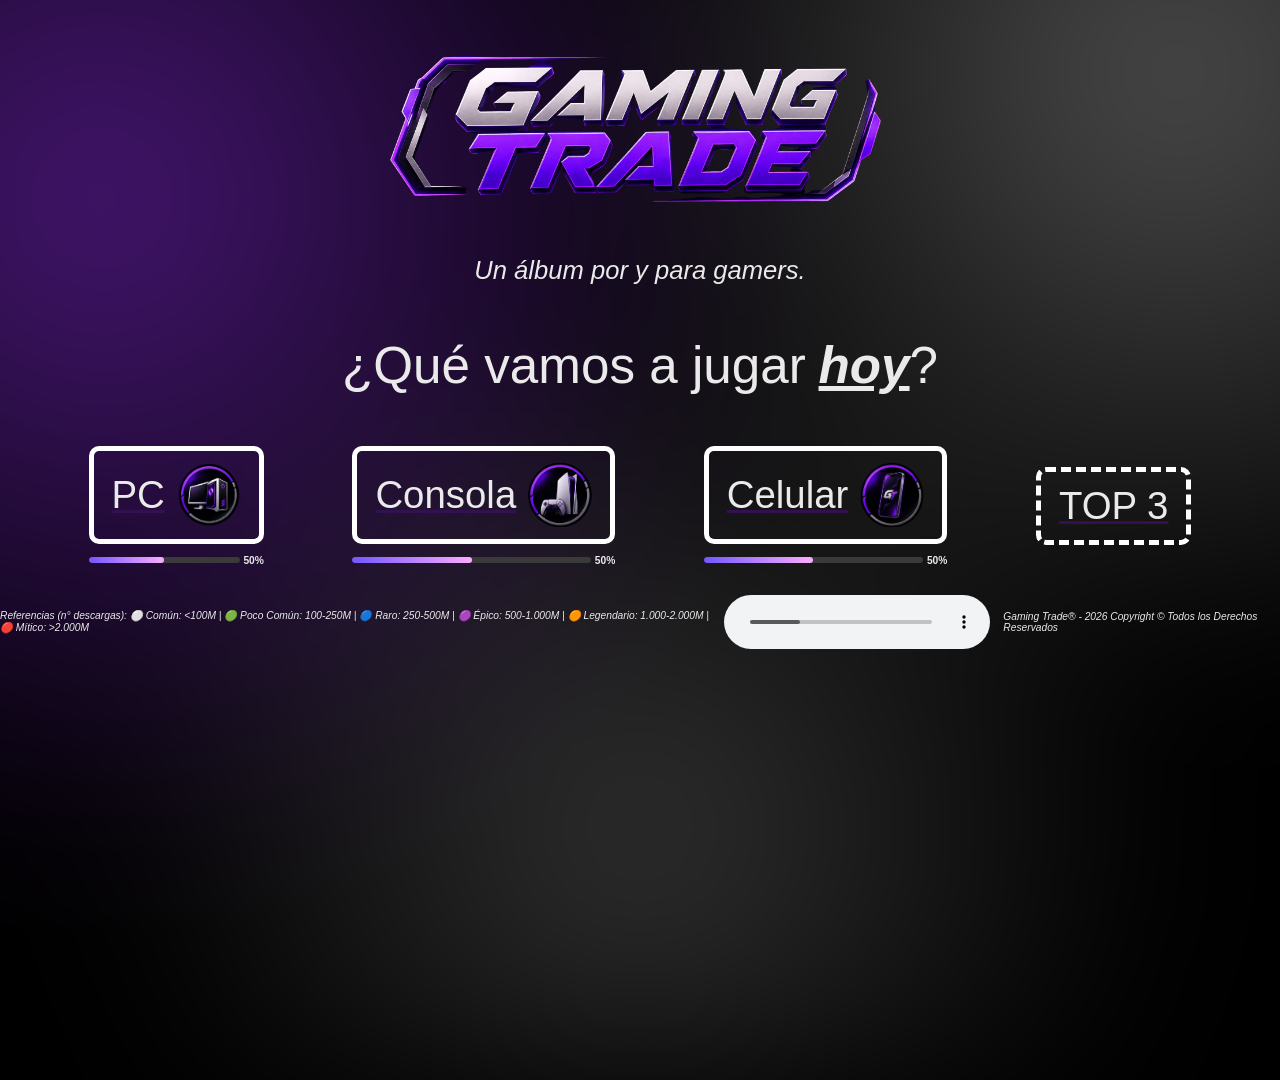
<file: index.html>
<!DOCTYPE html>
<html lang="es">
<head>
    <meta charset="UTF-8">
    <meta name="viewport" content="width=device-width, initial-scale=1.0">
    <title>Gaming Trade - Álbum de Videojuegos</title>
    <link rel="stylesheet" href="./css/styles.css">
</head>

<body>
    <header> <!-- Encabezado -->
        <img src="assets/imagenes/GT-horizontal.png" alt="Logo Gaming Trade Horizontal">
        <p class="eslogan">Un álbum por y para gamers.</p>
        <h1 class="pregunta">¿Qué vamos a jugar<span class="sub-neg-cur">hoy</span>?</h1>
    </header>

    <main>
        <nav> <!-- Navegación en Main -->
            <div class="categoria">
                <div class="boton">
                    <a href="./pc.html"><p>PC</p></a>
                    <img src="assets/iconos/pc.png" alt="Ícono PC" class="icono">
                </div>
                <div class="progreso">
                    <div class="barra">
                        <div class="relleno"></div>
                    </div>
                    <p>50%</p>
                </div>
            </div>

            <div class="categoria">
                <div class="boton">
                    <a href="./consola.html"><p>Consola</p></a>
                    <img src="assets/iconos/consola.png" alt="Ícono Consola" class="icono">
                </div>
                <div class="progreso">
                    <div class="barra">
                        <div class="relleno"></div>
                    </div>
                    <p>50%</p>
                </div>
            </div>

            <div class="categoria">
                <div class="boton">
                    <a href="./celular.html"><p>Celular</p></a>
                    <img src="assets/iconos/celular.png" alt="Ícono Celular" class="icono">
                </div>
                <div class="progreso">
                    <div class="barra">
                        <div class="relleno"></div>
                    </div>
                    <p>50%</p>
                </div>
            </div>

            <div class="boton top3">
                <a href="./top-3.html"><p>TOP 3</p></a>
            </div>
        </nav>
    </main>

    <footer> <!-- Pie de Pagina con Copyright, Musica y Referencias -->
        <p>Referencias (n° descargas): ⚪ Común: &lt;100M | 🟢 Poco Común: 100-250M | 🔵 Raro: 250-500M | 🟣 Épico: 500-1.000M | 🟠 Legendario:	1.000-2.000M | 🔴 Mítico: &gt;2.000M</p>
        <audio controls autoplay loop>
            <source src="./assets/sonidos/musica-tech.mp3" type="audio/mpeg">
            <source src="./assets/sonidos/musica-tech.ogg" type="audio/ogg">
            <source src="./assets/sonidos/musica-tech.wav" type="audio/wav">
        </audio>
        <p>Gaming Trade® - 2026 Copyright © Todos los Derechos Reservados</p>
    </footer>
</body>
</html>
</file>
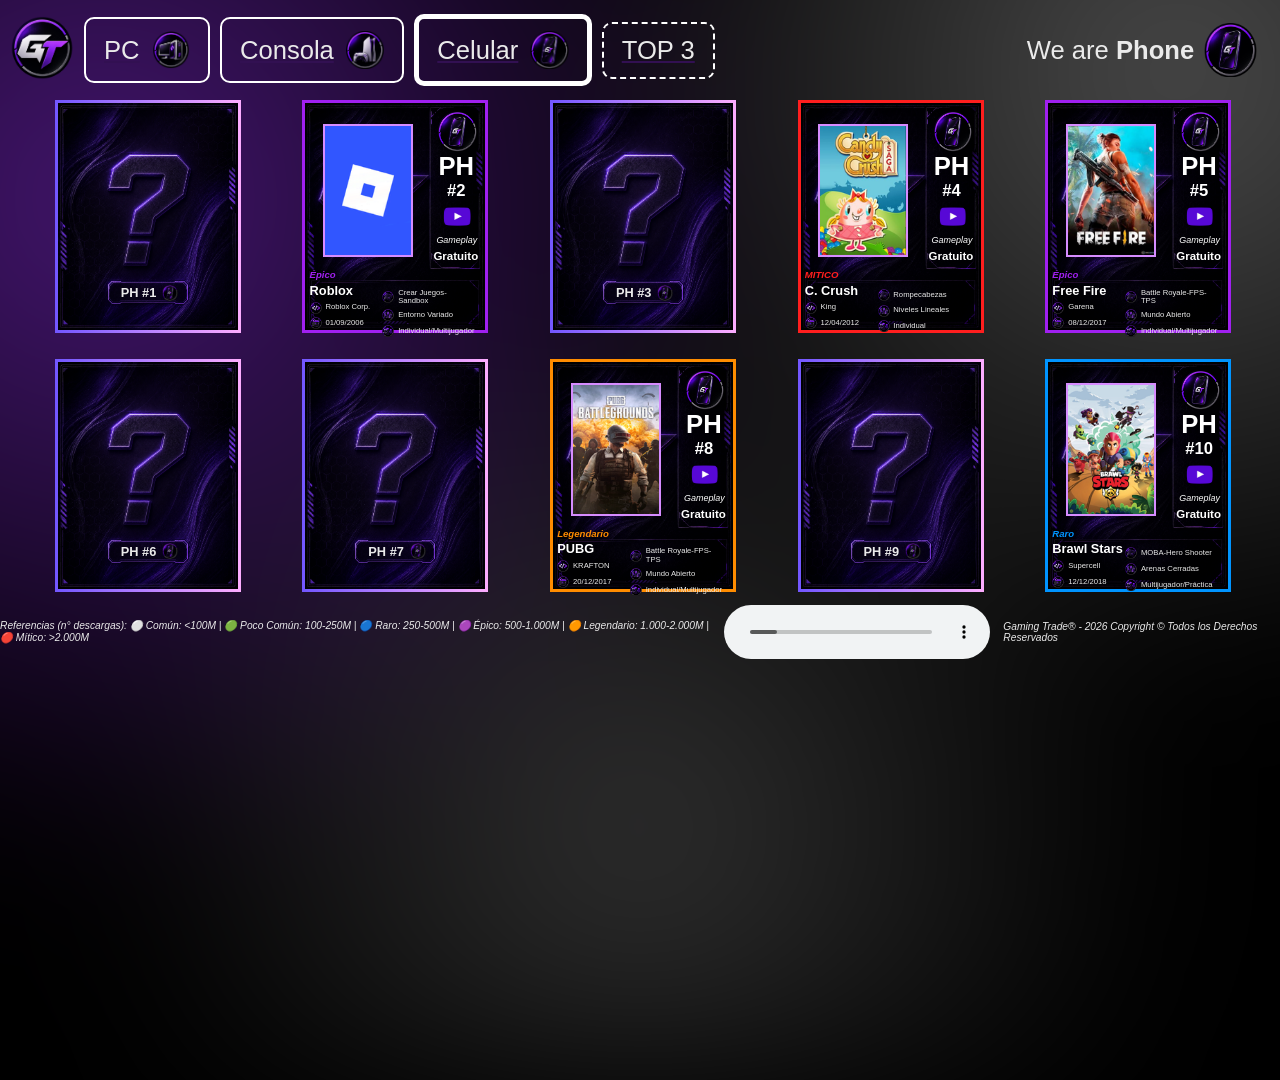
<file: celular.html>
<!DOCTYPE html>
<html lang="es">
<head>
    <meta charset="UTF-8">
    <meta name="viewport" content="width=device-width, initial-scale=1.0">
    <title>Gaming Trade - Celular</title>
    <link rel="stylesheet" href="./css/styles-cartas.css">
</head>

<body>
    <header> <!-- Encabezado y Navegación -->
        <nav>
            <a href="./index.html"><img src="./assets/iconos/GT.png" alt="Ícono Gaming Trade" class="logo"></a>
            <div class="boton">
                <a href="./pc.html"><p>PC</p></a>
                <img src="./assets/iconos/pc.png" alt="Ícono PC" class="icono">
            </div>

            <div class="boton">
                <a href="./consola.html"><p>Consola</p></a>
                <img src="./assets/iconos/consola.png" alt="Ícono Consola" class="icono">
            </div>

            <div class="boton seleccionado">
                <a href="./celular.html"><p>Celular</p></a>
                <img src="./assets/iconos/celular.png" alt="Ícono Celular" class="icono">
            </div>

            <div class="boton top3">
                <a href="./top-3.html"><p>TOP 3</p></a>
            </div>

            <div class="frase">
                <p>We are <strong>Phone</strong></p>
                <img src="./assets/iconos/celular.png" alt="Ícono PC">
            </div>
        </nav>

    </header>

    <main>
        <div class="fila"> <!-- Linea 1 de Cartas -->
            <div class="carta"> <!-- Carta Desconocida -->
                <img src="./assets/imagenes/no-encontrada.png" alt="Carta No Encontrada" class="fondo-desconocida">  
                <div class="info-carta">
                    <p>PH #1</p>
                    <img src="./assets/iconos/celular.png" alt="Ícono Celular" class="icono-pequeño">
                </div>
            </div>

            <div class="carta"> <!-- Carta Roblox -->
                <img src="./assets/imagenes/fondo-final.png" alt="Fondo de Carta" class="fondo-epico">
                <img src="./assets/imagenes/portadas/roblox.png" alt="Portada de Roblox" class="portada">

                <div class="info-derecha"> <!-- Información a la Derecha -->
                    <img src="./assets/iconos/celular.png" alt="Ícono Celular" class="icono-grande">
                    <p class="plataforma">PH</p>
                    <p class="numeracion">#2</p>
                    <a href="https://www.youtube.com/watch?v=QvWer1xEmOE" target="_blank"><img src="./assets/iconos/yt-morado.png" alt="Logo YouTube Morado" class="logo-yt"></a>
                    <p class="gameplay">Gameplay</p>
                    <p class="precio">Gratuito</p>
                </div>

                <div class="info-abajo"> <!-- Información Inferior -->
                    <p class="rareza-epico">Épico</p>
                    <h2 class="titulo">Roblox</h2> <!-- Subtítulo (h2) -->

                    <div class="datos">
                        <div class="columna-izq"> <!-- Columna Izquierda con Flexbox -->
                            <div class="dato">
                                <img src="./assets/iconos/desarrollador.png">
                                <span>Roblox Corp.</span>
                            </div>
                            <div class="dato">
                                <img src="./assets/iconos/fecha-salida.png">
                                <span>01/09/2006</span>
                            </div>
                        </div>

                        <div class="columna-der"> <!-- Columna Derecha con Flexbox -->
                            <div class="dato">
                                <img src="./assets/iconos/genero.png">
                                <span>Crear Juegos-Sandbox</span>
                            </div>
                            <div class="dato">
                                <img src="./assets/iconos/mapa-entorno.png">
                                <span>Entorno Variado</span>
                            </div>
                            <div class="dato">
                                <img src="./assets/iconos/modo-juego.png">
                                <span>Individual/Multijugador</span>
                            </div>
                        </div>
                    </div>
                </div>
            </div>

            <div class="carta"> <!-- Carta Desconocida -->
                <img src="./assets/imagenes/no-encontrada.png" alt="Carta No Encontrada" class="fondo-desconocida">  
                <div class="info-carta">
                    <p>PH #3</p>
                    <img src="./assets/iconos/celular.png" alt="Ícono Celular" class="icono-pequeño">
                </div>
            </div>

            <div class="carta"> <!-- Carta Candy Crush Saga -->
                <img src="./assets/imagenes/fondo-final.png" alt="Fondo de Carta" class="fondo-mitico">
                <img src="./assets/imagenes/portadas/candy-crush.png" alt="Portada de Candy Crush Saga" class="portada">

                <div class="info-derecha"> <!-- Información a la Derecha -->
                    <img src="./assets/iconos/celular.png" alt="Ícono Celular" class="icono-grande">
                    <p class="plataforma">PH</p>
                    <p class="numeracion">#4</p>
                    <a href="https://www.youtube.com/watch?v=d5Rf0An-jEg" target="_blank"><img src="./assets/iconos/yt-morado.png" alt="Logo YouTube Morado" class="logo-yt"></a>
                    <p class="gameplay">Gameplay</p>
                    <p class="precio">Gratuito</p>
                </div>

                <div class="info-abajo"> <!-- Información Inferior -->
                    <p class="rareza-mitico">MITICO</p>
                    <h2 class="titulo">C. Crush</h2> <!-- Subtítulo (h2) -->

                    <div class="datos">
                        <div class="columna-izq"> <!-- Columna Izquierda con Flexbox -->
                            <div class="dato">
                                <img src="./assets/iconos/desarrollador.png">
                                <span>King</span>
                            </div>
                            <div class="dato">
                                <img src="./assets/iconos/fecha-salida.png">
                                <span>12/04/2012</span>
                            </div>
                        </div>

                        <div class="columna-der"> <!-- Columna Derecha con Flexbox -->
                            <div class="dato">
                                <img src="./assets/iconos/genero.png">
                                <span>Rompecabezas</span>
                            </div>
                            <div class="dato">
                                <img src="./assets/iconos/mapa-entorno.png">
                                <span>Niveles Lineales</span>
                            </div>
                            <div class="dato">
                                <img src="./assets/iconos/modo-juego.png">
                                <span>Individual</span>
                            </div>
                        </div>
                    </div>
                </div>
            </div>
            
            <div class="carta"> <!-- Carta Free Fire -->
                <img src="./assets/imagenes/fondo-final.png" alt="Fondo de Carta" class="fondo-epico">
                <img src="./assets/imagenes/portadas/free-fire.png" alt="Portada de Free Fire" class="portada">

                <div class="info-derecha"> <!-- Información a la Derecha -->
                    <img src="./assets/iconos/celular.png" alt="Ícono Celular" class="icono-grande">
                    <p class="plataforma">PH</p>
                    <p class="numeracion">#5</p>
                    <a href="https://www.youtube.com/watch?v=f4h7Uw4DD80" target="_blank"><img src="./assets/iconos/yt-morado.png" alt="Logo YouTube Morado" class="logo-yt"></a>
                    <p class="gameplay">Gameplay</p>
                    <p class="precio">Gratuito</p>
                </div>

                <div class="info-abajo"> <!-- Información Inferior -->
                    <p class="rareza-epico">Épico</p>
                    <h2 class="titulo">Free Fire</h2> <!-- Subtítulo (h2) -->

                    <div class="datos">
                        <div class="columna-izq"> <!-- Columna Izquierda con Flexbox -->
                            <div class="dato">
                                <img src="./assets/iconos/desarrollador.png">
                                <span>Garena</span>
                            </div>
                            <div class="dato">
                                <img src="./assets/iconos/fecha-salida.png">
                                <span>08/12/2017</span>
                            </div>
                        </div>

                        <div class="columna-der"> <!-- Columna Derecha con Flexbox -->
                            <div class="dato">
                                <img src="./assets/iconos/genero.png">
                                <span>Battle Royale-FPS-TPS</span>
                            </div>
                            <div class="dato">
                                <img src="./assets/iconos/mapa-entorno.png">
                                <span>Mundo Abierto</span>
                            </div>
                            <div class="dato">
                                <img src="./assets/iconos/modo-juego.png">
                                <span>Individual/Multijugador</span>
                            </div>
                        </div>
                    </div>
                </div>
            </div>
        </div>

        <div class="fila">
            <div class="carta"> <!-- Carta Desconocida -->
                <img src="./assets/imagenes/no-encontrada.png" alt="Carta No Encontrada" class="fondo-desconocida">  
                <div class="info-carta">
                    <p>PH #6</p>
                    <img src="./assets/iconos/celular.png" alt="Ícono Celular" class="icono-pequeño">
                </div>
            </div>
            
            <div class="carta"> <!-- Carta Desconocida -->
                <img src="./assets/imagenes/no-encontrada.png" alt="Carta No Encontrada" class="fondo-desconocida">  
                <div class="info-carta">
                    <p>PH #7</p>
                    <img src="./assets/iconos/celular.png" alt="Ícono Celular" class="icono-pequeño">
                </div>
            </div>

            <div class="carta"> <!-- Carta PUBG: Battlegrounds -->
                <img src="./assets/imagenes/fondo-final.png" alt="Fondo de Carta" class="fondo-legendario">
                <img src="./assets/imagenes/portadas/pubg.png" alt="Portada de PUBG: Battlegrounds" class="portada">

                <div class="info-derecha"> <!-- Información a la Derecha -->
                    <img src="./assets/iconos/celular.png" alt="Ícono Celular" class="icono-grande">
                    <p class="plataforma">PH</p>
                    <p class="numeracion">#8</p>
                    <a href="https://www.youtube.com/watch?v=hkVGlSMjoSM" target="_blank"><img src="./assets/iconos/yt-morado.png" alt="Logo YouTube Morado" class="logo-yt"></a>
                    <p class="gameplay">Gameplay</p>
                    <p class="precio">Gratuito</p>
                </div>

                <div class="info-abajo"> <!-- Información Inferior -->
                    <p class="rareza-legendario">Legendario</p>
                    <h2 class="titulo">PUBG</h2> <!-- Subtítulo (h2) -->

                    <div class="datos">
                        <div class="columna-izq"> <!-- Columna Izquierda con Flexbox -->
                            <div class="dato">
                                <img src="./assets/iconos/desarrollador.png">
                                <span>KRAFTON</span>
                            </div>
                            <div class="dato">
                                <img src="./assets/iconos/fecha-salida.png">
                                <span>20/12/2017</span>
                            </div>
                        </div>

                        <div class="columna-der"> <!-- Columna Derecha con Flexbox -->
                            <div class="dato">
                                <img src="./assets/iconos/genero.png">
                                <span>Battle Royale-FPS-TPS</span>
                            </div>
                            <div class="dato">
                                <img src="./assets/iconos/mapa-entorno.png">
                                <span>Mundo Abierto</span>
                            </div>
                            <div class="dato">
                                <img src="./assets/iconos/modo-juego.png">
                                <span>Individual/Multijugador</span>
                            </div>
                        </div>
                    </div>
                </div>
            </div>

            <div class="carta"> <!-- Carta Desconocida -->
                <img src="./assets/imagenes/no-encontrada.png" alt="Carta No Encontrada" class="fondo-desconocida">  
                <div class="info-carta">
                    <p>PH #9</p>
                    <img src="./assets/iconos/celular.png" alt="Ícono Celular" class="icono-pequeño">
                </div>
            </div>

            <div class="carta"> <!-- Carta de Brawl Stars -->
                <img src="./assets/imagenes/fondo-final.png" alt="Fondo de Carta" class="fondo-raro">
                <img src="./assets/imagenes/portadas/brawl-stars.png" alt="Portada de Brawl Stars" class="portada">

                <div class="info-derecha"> <!-- Información a la Derecha -->
                    <img src="./assets/iconos/celular.png" alt="Ícono Celular" class="icono-grande">
                    <p class="plataforma">PH</p>
                    <p class="numeracion">#10</p>
                    <a href="https://www.youtube.com/watch?v=8H81hOGMi2s" target="_blank"><img src="./assets/iconos/yt-morado.png" alt="Logo YouTube Morado" class="logo-yt"></a>
                    <p class="gameplay">Gameplay</p>
                    <p class="precio">Gratuito</p>
                </div>

                <div class="info-abajo"> <!-- Información Inferior -->
                    <p class="rareza-raro">Raro</p>
                    <h2 class="titulo">Brawl Stars</h2> <!-- Subtítulo (h2) -->

                    <div class="datos">
                        <div class="columna-izq"> <!-- Columna Izquierda con Flexbox -->
                            <div class="dato">
                                <img src="./assets/iconos/desarrollador.png">
                                <span>Supercell</span>
                            </div>
                            <div class="dato">
                                <img src="./assets/iconos/fecha-salida.png">
                                <span>12/12/2018</span>
                            </div>
                        </div>

                        <div class="columna-der"> <!-- Columna Derecha con Flexbox -->
                            <div class="dato">
                                <img src="./assets/iconos/genero.png">
                                <span>MOBA-Hero Shooter</span>
                            </div>
                            <div class="dato">
                                <img src="./assets/iconos/mapa-entorno.png">
                                <span>Arenas Cerradas</span>
                            </div>
                            <div class="dato">
                                <img src="./assets/iconos/modo-juego.png">
                                <span>Multijugador/Práctica</span>
                            </div>
                        </div>
                    </div>
                </div>
            </div>
        </div>
    </main>

    <footer> <!-- Pie de Pagina con Copyright, Musica y Referencias -->
        <p>Referencias (n° descargas): ⚪ Común: &lt;100M | 🟢 Poco Común: 100-250M | 🔵 Raro: 250-500M | 🟣 Épico: 500-1.000M | 🟠 Legendario:	1.000-2.000M | 🔴 Mítico: &gt;2.000M</p>
        <audio controls autoplay loop>
            <source src="./assets/sonidos/musica-tech.mp3" type="audio/mpeg">
            <source src="./assets/sonidos/musica-tech.ogg" type="audio/ogg">
            <source src="./assets/sonidos/musica-tech.wav" type="audio/wav">
        </audio>
        <p>Gaming Trade® - 2026 Copyright © Todos los Derechos Reservados</p>
    </footer>
</body>
</html>
</file>
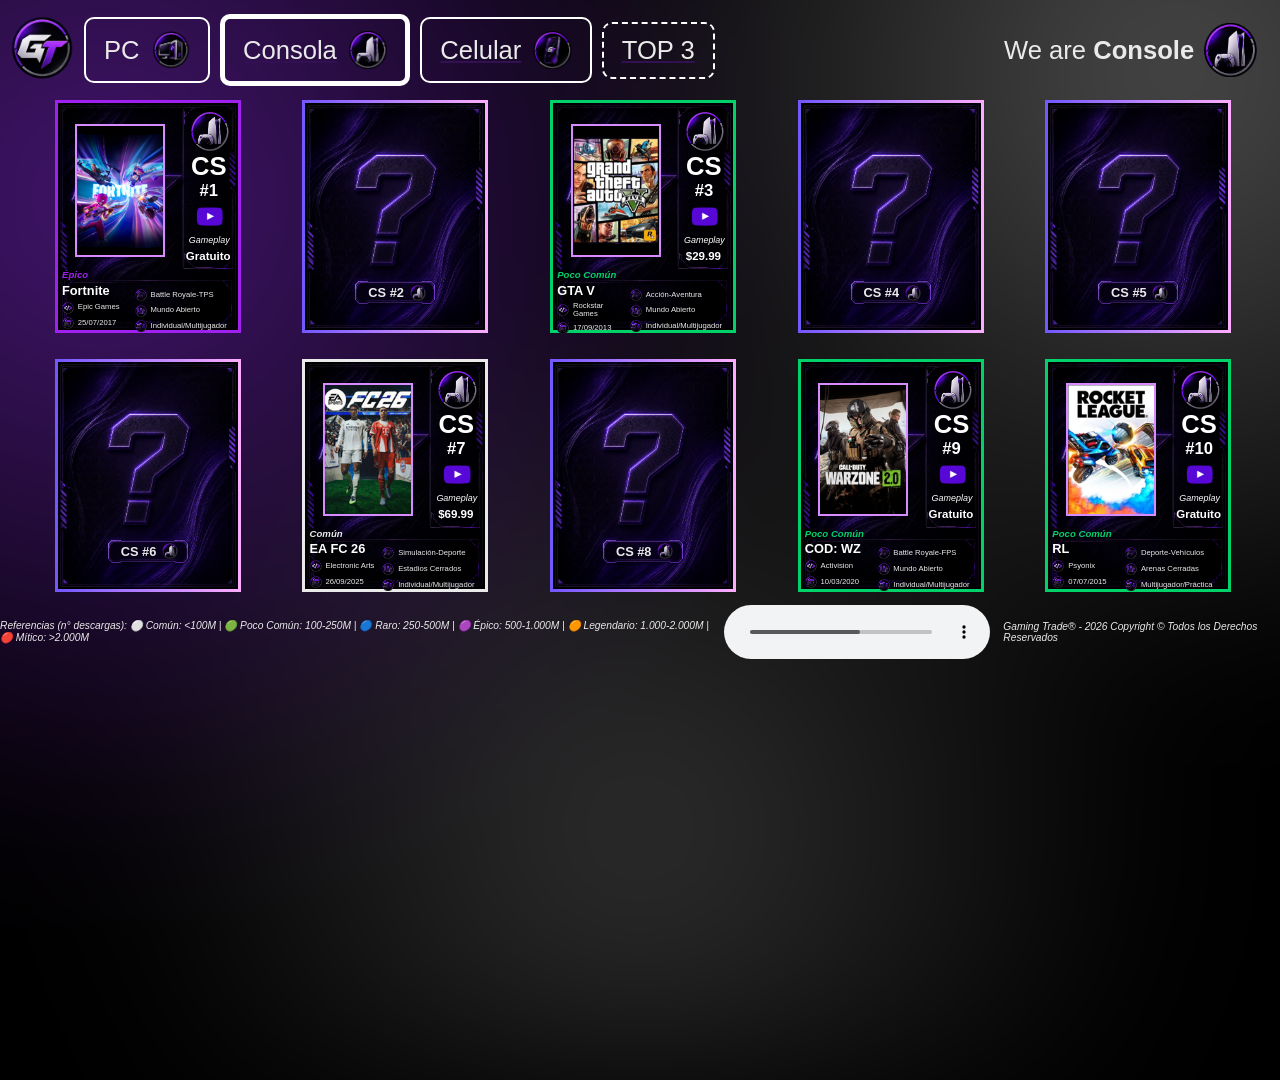
<file: consola.html>
<!DOCTYPE html>
<html lang="es">
<head>
    <meta charset="UTF-8">
    <meta name="viewport" content="width=device-width, initial-scale=1.0">
    <title>Gaming Trade - Consola</title>
    <link rel="stylesheet" href="./css/styles-cartas.css">
</head>

<body>
    <header> <!-- Encabezado y Navegación -->
        <nav>
            <a href="./index.html"><img src="./assets/iconos/GT.png" alt="Ícono Gaming Trade" class="logo"></a>
            <div class="boton">
                <a href="./pc.html"><p>PC</p></a>
                <img src="./assets/iconos/pc.png" alt="Ícono PC" class="icono">
            </div>

            <div class="boton seleccionado">
                <a href="./consola.html"><p>Consola</p></a>
                <img src="./assets/iconos/consola.png" alt="Ícono Consola" class="icono">
            </div>

            <div class="boton">
                <a href="./celular.html"><p>Celular</p></a>
                <img src="./assets/iconos/celular.png" alt="Ícono Celular" class="icono">
            </div>

            <div class="boton top3">
                <a href="./top-3.html"><p>TOP 3</p></a>
            </div>

            <div class="frase">
                <p>We are <strong>Console</strong></p>
                <img src="./assets/iconos/consola.png" alt="Ícono PC">
            </div>
        </nav>

    </header>

    <main>
        <div class="fila"> <!-- Linea 1 de Cartas -->
            <div class="carta"> <!-- Carta Fortnite -->
                <img src="./assets/imagenes/fondo-final.png" alt="Fondo de Carta" class="fondo-epico">
                <img src="./assets/imagenes/portadas/fortnite.png" alt="Portada de Fortnite" class="portada">

                <div class="info-derecha"> <!-- Información a la Derecha -->
                    <img src="./assets/iconos/consola.png" alt="Ícono Consola" class="icono-grande">
                    <p class="plataforma">CS</p>
                    <p class="numeracion">#1</p>
                    <a href="https://www.youtube.com/watch?v=bm6f8nM6fMI" target="_blank"><img src="./assets/iconos/yt-morado.png" alt="Logo YouTube Morado" class="logo-yt"></a>
                    <p class="gameplay">Gameplay</p>
                    <p class="precio">Gratuito</p>
                </div>

                <div class="info-abajo"> <!-- Información Inferior -->
                    <p class="rareza-epico">Épico</p>
                    <h2 class="titulo">Fortnite</h2> <!-- Subtítulo (h2) -->

                    <div class="datos">
                        <div class="columna-izq"> <!-- Columna Izquierda con Flexbox -->
                            <div class="dato">
                                <img src="./assets/iconos/desarrollador.png">
                                <span>Epic Games</span>
                            </div>
                            <div class="dato">
                                <img src="./assets/iconos/fecha-salida.png">
                                <span>25/07/2017</span>
                            </div>
                        </div>

                        <div class="columna-der"> <!-- Columna Derecha con Flexbox -->
                            <div class="dato">
                                <img src="./assets/iconos/genero.png">
                                <span>Battle Royale-TPS</span>
                            </div>
                            <div class="dato">
                                <img src="./assets/iconos/mapa-entorno.png">
                                <span>Mundo Abierto</span>
                            </div>
                            <div class="dato">
                                <img src="./assets/iconos/modo-juego.png">
                                <span>Individual/Multijugador</span>
                            </div>
                        </div>
                    </div>
                </div>
            </div>

            <div class="carta"> <!-- Carta Desconocida -->
                <img src="./assets/imagenes/no-encontrada.png" alt="Carta No Encontrada" class="fondo-desconocida">  
                <div class="info-carta">
                    <p>CS #2</p>
                    <img src="./assets/iconos/consola.png" alt="Ícono Consola" class="icono-pequeño">
                </div>
            </div>

            <div class="carta"> <!-- Carta GTA V -->
                <img src="./assets/imagenes/fondo-final.png" alt="Fondo de Carta" class="fondo-poco-comun">
                <img src="./assets/imagenes/portadas/gta-v.png" alt="Portada de Grand Theft Auto V" class="portada">

                <div class="info-derecha"> <!-- Información a la Derecha -->
                    <img src="./assets/iconos/consola.png" alt="Ícono Consola" class="icono-grande">
                    <p class="plataforma">CS</p>
                    <p class="numeracion">#3</p>
                    <a href="https://www.youtube.com/watch?v=GpeNQnbDMtc" target="_blank"><img src="./assets/iconos/yt-morado.png" alt="Logo YouTube Morado" class="logo-yt"></a>
                    <p class="gameplay">Gameplay</p>
                    <p class="precio">$29.99</p>
                </div>

                <div class="info-abajo"> <!-- Información Inferior -->
                    <p class="rareza-poco-comun">Poco Común</p>
                    <h2 class="titulo">GTA V</h2> <!-- Subtítulo (h2) -->

                    <div class="datos">
                        <div class="columna-izq"> <!-- Columna Izquierda con Flexbox -->
                            <div class="dato">
                                <img src="./assets/iconos/desarrollador.png">
                                <span>Rockstar Games</span>
                            </div>
                            <div class="dato">
                                <img src="./assets/iconos/fecha-salida.png">
                                <span>17/09/2013</span>
                            </div>
                        </div>

                        <div class="columna-der"> <!-- Columna Derecha con Flexbox -->
                            <div class="dato">
                                <img src="./assets/iconos/genero.png">
                                <span>Acción-Aventura</span>
                            </div>
                            <div class="dato">
                                <img src="./assets/iconos/mapa-entorno.png">
                                <span>Mundo Abierto</span>
                            </div>
                            <div class="dato">
                                <img src="./assets/iconos/modo-juego.png">
                                <span>Individual/Multijugador</span>
                            </div>
                        </div>
                    </div>
                </div>
            </div>

            <div class="carta"> <!-- Carta Desconocida -->
                <img src="./assets/imagenes/no-encontrada.png" alt="Carta No Encontrada" class="fondo-desconocida">  
                <div class="info-carta">
                    <p>CS #4</p>
                    <img src="./assets/iconos/consola.png" alt="Ícono Consola" class="icono-pequeño">
                </div>
            </div>

            <div class="carta"> <!-- Carta Desconocida -->
                <img src="./assets/imagenes/no-encontrada.png" alt="Carta No Encontrada" class="fondo-desconocida">  
                <div class="info-carta">
                    <p>CS #5</p>
                    <img src="./assets/iconos/consola.png" alt="Ícono Consola" class="icono-pequeño">
                </div>
            </div>
        </div>

        <div class="fila">
            <div class="carta"> <!-- Carta Desconocida -->
                <img src="./assets/imagenes/no-encontrada.png" alt="Carta No Encontrada" class="fondo-desconocida">  
                <div class="info-carta">
                    <p>CS #6</p>
                    <img src="./assets/iconos/consola.png" alt="Ícono Consola" class="icono-pequeño">
                </div>
            </div>

            <div class="carta"> <!-- Carta EA FC 26 -->
                <img src="./assets/imagenes/fondo-final.png" alt="Fondo de Carta" class="fondo-comun">
                <img src="./assets/imagenes/portadas/fc-26.png" alt="Portada de EA Sports FC 26" class="portada">

                <div class="info-derecha"> <!-- Información a la Derecha -->
                    <img src="./assets/iconos/consola.png" alt="Ícono Consola" class="icono-grande">
                    <p class="plataforma">CS</p>
                    <p class="numeracion">#7</p>
                    <a href="https://www.youtube.com/watch?v=0DhlHlUX3eA" target="_blank"><img src="./assets/iconos/yt-morado.png" alt="Logo YouTube Morado" class="logo-yt"></a>
                    <p class="gameplay">Gameplay</p>
                    <p class="precio">$69.99</p>
                </div>

                <div class="info-abajo"> <!-- Información Inferior -->
                    <p class="rareza-comun">Común</p>
                    <h2 class="titulo">EA FC 26</h2> <!-- Subtítulo (h2) -->

                    <div class="datos">
                        <div class="columna-izq"> <!-- Columna Izquierda con Flexbox -->
                            <div class="dato">
                                <img src="./assets/iconos/desarrollador.png">
                                <span>Electronic Arts</span>
                            </div>
                            <div class="dato">
                                <img src="./assets/iconos/fecha-salida.png">
                                <span>26/09/2025</span>
                            </div>
                        </div>

                        <div class="columna-der"> <!-- Columna Derecha con Flexbox -->
                            <div class="dato">
                                <img src="./assets/iconos/genero.png">
                                <span>Simulación-Deporte</span>
                            </div>
                            <div class="dato">
                                <img src="./assets/iconos/mapa-entorno.png">
                                <span>Estadios Cerrados</span>
                            </div>
                            <div class="dato">
                                <img src="./assets/iconos/modo-juego.png">
                                <span>Individual/Multijugador</span>
                            </div>
                        </div>
                    </div>
                </div>
            </div>

            <div class="carta"> <!-- Carta Desconocida -->
                <img src="./assets/imagenes/no-encontrada.png" alt="Carta No Encontrada" class="fondo-desconocida">  
                <div class="info-carta">
                    <p>CS #8</p>
                    <img src="./assets/iconos/consola.png" alt="Ícono Consola" class="icono-pequeño">
                </div>
            </div>

            <div class="carta"> <!-- Carta Call of Duty: Warzone -->
                <img src="./assets/imagenes/fondo-final.png" alt="Fondo de Carta" class="fondo-poco-comun">
                <img src="./assets/imagenes/portadas/cod-warzone.png" alt="Portada de Call of Duty: Warzone" class="portada">

                <div class="info-derecha"> <!-- Información a la Derecha -->
                    <img src="./assets/iconos/consola.png" alt="Ícono Consola" class="icono-grande">
                    <p class="plataforma">CS</p>
                    <p class="numeracion">#9</p>
                    <a href="https://www.youtube.com/watch?v=Zj_SdusF7mQ" target="_blank"><img src="./assets/iconos/yt-morado.png" alt="Logo YouTube Morado" class="logo-yt"></a>
                    <p class="gameplay">Gameplay</p>
                    <p class="precio">Gratuito</p>
                </div>

                <div class="info-abajo"> <!-- Información Inferior -->
                    <p class="rareza-poco-comun">Poco Común</p>
                    <h2 class="titulo">COD: WZ</h2> <!-- Subtítulo (h2) -->

                    <div class="datos">
                        <div class="columna-izq"> <!-- Columna Izquierda con Flexbox -->
                            <div class="dato">
                                <img src="./assets/iconos/desarrollador.png">
                                <span>Activision</span>
                            </div>
                            <div class="dato">
                                <img src="./assets/iconos/fecha-salida.png">
                                <span>10/03/2020</span>
                            </div>
                        </div>

                        <div class="columna-der"> <!-- Columna Derecha con Flexbox -->
                            <div class="dato">
                                <img src="./assets/iconos/genero.png">
                                <span>Battle Royale-FPS</span>
                            </div>
                            <div class="dato">
                                <img src="./assets/iconos/mapa-entorno.png">
                                <span>Mundo Abierto</span>
                            </div>
                            <div class="dato">
                                <img src="./assets/iconos/modo-juego.png">
                                <span>Individual/Multijugador</span>
                            </div>
                        </div>
                    </div>
                </div>
            </div>

            <div class="carta"> <!-- Carta Rocket League -->
                <img src="./assets/imagenes/fondo-final.png" alt="Fondo de Carta" class="fondo-poco-comun">
                <img src="./assets/imagenes/portadas/rocket-league.png" alt="Portada de Rocket League" class="portada">

                <div class="info-derecha"> <!-- Información a la Derecha -->
                    <img src="./assets/iconos/consola.png" alt="Ícono Consola" class="icono-grande">
                    <p class="plataforma">CS</p>
                    <p class="numeracion">#10</p>
                    <a href="https://www.youtube.com/watch?v=BMqEUm3r1bs" target="_blank"><img src="./assets/iconos/yt-morado.png" alt="Logo YouTube Morado" class="logo-yt"></a>
                    <p class="gameplay">Gameplay</p>
                    <p class="precio">Gratuito</p>
                </div>

                <div class="info-abajo"> <!-- Información Inferior -->
                    <p class="rareza-poco-comun">Poco Común</p>
                    <h2 class="titulo">RL</h2> <!-- Subtítulo (h2) -->

                    <div class="datos">
                        <div class="columna-izq"> <!-- Columna Izquierda con Flexbox -->
                            <div class="dato">
                                <img src="./assets/iconos/desarrollador.png">
                                <span>Psyonix</span>
                            </div>
                            <div class="dato">
                                <img src="./assets/iconos/fecha-salida.png">
                                <span>07/07/2015</span>
                            </div>
                        </div>

                        <div class="columna-der"> <!-- Columna Derecha con Flexbox -->
                            <div class="dato">
                                <img src="./assets/iconos/genero.png">
                                <span>Deporte-Vehículos</span>
                            </div>
                            <div class="dato">
                                <img src="./assets/iconos/mapa-entorno.png">
                                <span>Arenas Cerradas</span>
                            </div>
                            <div class="dato">
                                <img src="./assets/iconos/modo-juego.png">
                                <span>Multijugador/Práctica</span>
                            </div>
                        </div>
                    </div>
                </div>
            </div>
        </div>
    </main>

    <footer> <!-- Pie de Pagina con Copyright, Musica y Referencias -->
        <p>Referencias (n° descargas): ⚪ Común: &lt;100M | 🟢 Poco Común: 100-250M | 🔵 Raro: 250-500M | 🟣 Épico: 500-1.000M | 🟠 Legendario:	1.000-2.000M | 🔴 Mítico: &gt;2.000M</p>
        <audio controls autoplay loop>
            <source src="./assets/sonidos/musica-tech.mp3" type="audio/mpeg">
            <source src="./assets/sonidos/musica-tech.ogg" type="audio/ogg">
            <source src="./assets/sonidos/musica-tech.wav" type="audio/wav">
        </audio>
        <p>Gaming Trade® - 2026 Copyright © Todos los Derechos Reservados</p>
    </footer>
</body>
</html>
</file>
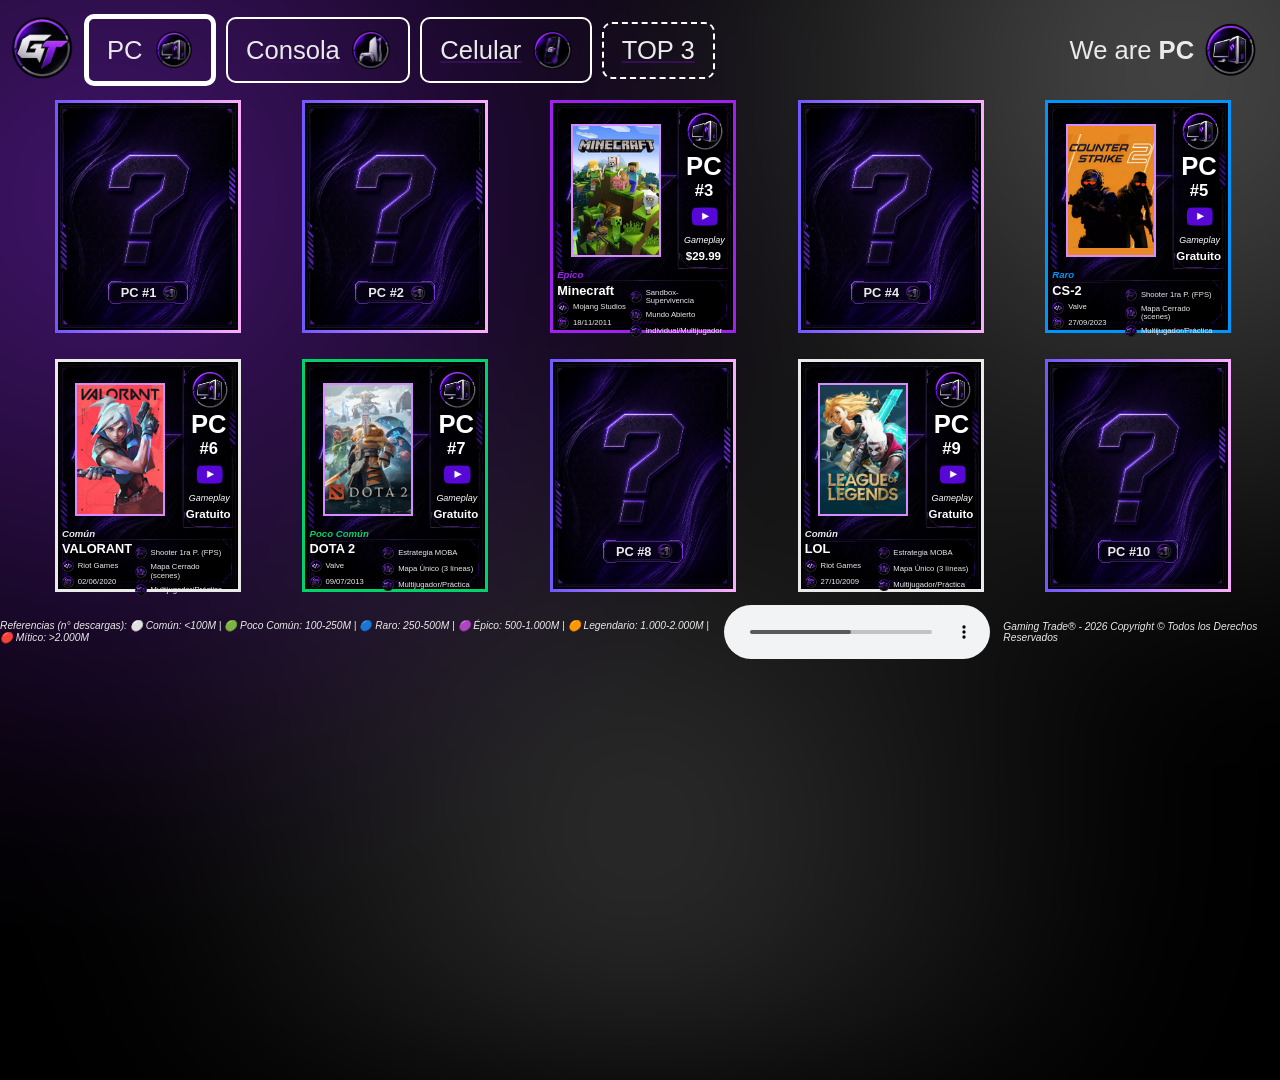
<file: pc.html>
<!DOCTYPE html>
<html lang="es">
<head>
    <meta charset="UTF-8">
    <meta name="viewport" content="width=device-width, initial-scale=1.0">
    <title>Gaming Trade - PC</title>
    <link rel="stylesheet" href="./css/styles-cartas.css">
</head>

<body>
    <header> <!-- Encabezado y Navegación -->
        <nav>
            <a href="./index.html"><img src="./assets/iconos/GT.png" alt="Ícono Gaming Trade" class="logo"></a>
            <div class="boton seleccionado">
                <a href="./pc.html"><p>PC</p></a>
                <img src="./assets/iconos/pc.png" alt="Ícono PC" class="icono">
            </div>

            <div class="boton">
                <a href="./consola.html"><p>Consola</p></a>
                <img src="./assets/iconos/consola.png" alt="Ícono Consola" class="icono">
            </div>

            <div class="boton">
                <a href="./celular.html"><p>Celular</p></a>
                <img src="./assets/iconos/celular.png" alt="Ícono Celular" class="icono">
            </div>

            <div class="boton top3">
                <a href="./top-3.html"><p>TOP 3</p></a>
            </div>

            <div class="frase">
                <p>We are <strong>PC</strong></p>
                <img src="./assets/iconos/pc.png" alt="Ícono PC">
            </div>
        </nav>

    </header>

    <main>
        <div class="fila"> <!-- Linea 1 de Cartas -->
            <div class="carta"> <!-- Carta Desconocida -->
                <img src="./assets/imagenes/no-encontrada.png" alt="Carta No Encontrada" class="fondo-desconocida">  
                <div class="info-carta">
                    <p>PC #1</p>
                    <img src="./assets/iconos/pc.png" alt="Ícono PC" class="icono-pequeño">
                </div>
            </div>

            <div class="carta"> <!-- Carta Desconocida -->
                <img src="./assets/imagenes/no-encontrada.png" alt="Carta No Encontrada" class="fondo-desconocida">  
                <div class="info-carta">
                    <p>PC #2</p>
                    <img src="./assets/iconos/pc.png" alt="Ícono PC" class="icono-pequeño">
                </div>
            </div>

            <div class="carta"> <!-- Carta Minecraft -->
                <img src="./assets/imagenes/fondo-final.png" alt="Fondo de Carta" class="fondo-epico">
                <img src="./assets/imagenes/portadas/minecraft.png" alt="Portada de Minecraft" class="portada">

                <div class="info-derecha"> <!-- Información a la Derecha -->
                    <img src="./assets/iconos/pc.png" alt="Ícono PC" class="icono-grande">
                    <p class="plataforma">PC</p>
                    <p class="numeracion">#3</p>
                    <a href="https://www.youtube.com/watch?v=mxHIFijxTZY" target="_blank"><img src="./assets/iconos/yt-morado.png" alt="Logo YouTube Morado" class="logo-yt"></a>
                    <p class="gameplay">Gameplay</p>
                    <p class="precio">$29.99</p>
                </div>

                <div class="info-abajo"> <!-- Información Inferior -->
                    <p class="rareza-epico">Épico</p>
                    <h2 class="titulo">Minecraft</h2> <!-- Subtítulo (h2) -->

                    <div class="datos">
                        <div class="columna-izq"> <!-- Columna Izquierda con Flexbox -->
                            <div class="dato">
                                <img src="./assets/iconos/desarrollador.png">
                                <span>Mojang Studios</span>
                            </div>
                            <div class="dato">
                                <img src="./assets/iconos/fecha-salida.png">
                                <span>18/11/2011</span>
                            </div>
                        </div>

                        <div class="columna-der"> <!-- Columna Derecha con Flexbox -->
                            <div class="dato">
                                <img src="./assets/iconos/genero.png">
                                <span>Sandbox-Supervivencia</span>
                            </div>
                            <div class="dato">
                                <img src="./assets/iconos/mapa-entorno.png">
                                <span>Mundo Abierto</span>
                            </div>
                            <div class="dato">
                                <img src="./assets/iconos/modo-juego.png">
                                <span>Individual/Multijugador</span>
                            </div>
                        </div>
                    </div>
                </div>
            </div>

            <div class="carta"> <!-- Carta Desconocida -->
                <img src="./assets/imagenes/no-encontrada.png" alt="Carta No Encontrada" class="fondo-desconocida">  
                <div class="info-carta">
                    <p>PC #4</p>
                    <img src="./assets/iconos/pc.png" alt="Ícono PC" class="icono-pequeño">
                </div>
            </div>

            <div class="carta"> <!-- Carta CS2 -->
                <img src="./assets/imagenes/fondo-final.png" alt="Fondo de Carta" class="fondo-raro">
                <img src="./assets/imagenes/portadas/cs-2.png" alt="Portada de Counter-Strike 2" class="portada">

                <div class="info-derecha"> <!-- Información a la Derecha -->
                    <img src="./assets/iconos/pc.png" alt="Ícono PC" class="icono-grande">
                    <p class="plataforma">PC</p>
                    <p class="numeracion">#5</p>
                    <a href="https://www.youtube.com/watch?v=QVctog5F_jY" target="_blank"><img src="./assets/iconos/yt-morado.png" alt="Logo YouTube Morado" class="logo-yt"></a>
                    <p class="gameplay">Gameplay</p>
                    <p class="precio">Gratuito</p>
                </div>

                <div class="info-abajo"> <!-- Información Inferior -->
                    <p class="rareza-raro">Raro</p>
                    <h2 class="titulo">CS-2</h2> <!-- Subtítulo (h2) -->

                    <div class="datos">
                        <div class="columna-izq"> <!-- Columna Izquierda con Flexbox -->
                            <div class="dato">
                                <img src="./assets/iconos/desarrollador.png">
                                <span>Valve</span>
                            </div>
                            <div class="dato">
                                <img src="./assets/iconos/fecha-salida.png">
                                <span>27/09/2023</span>
                            </div>
                        </div>

                        <div class="columna-der"> <!-- Columna Derecha con Flexbox -->
                            <div class="dato">
                                <img src="./assets/iconos/genero.png">
                                <span>Shooter 1ra P. (FPS)</span>
                            </div>
                            <div class="dato">
                                <img src="./assets/iconos/mapa-entorno.png">
                                <span>Mapa Cerrado (scenes)</span>
                            </div>
                            <div class="dato">
                                <img src="./assets/iconos/modo-juego.png">
                                <span>Multijugador/Práctica</span>
                            </div>
                        </div>
                    </div>
                </div>
            </div>
        </div>

        <div class="fila">
            <div class="carta"> <!-- Carta Valorant -->
                <img src="./assets/imagenes/fondo-final.png" alt="Fondo de Carta" class="fondo-comun">
                <img src="./assets/imagenes/portadas/valorant.png" alt="Portada de VALORANT" class="portada">

                <div class="info-derecha"> <!-- Información a la Derecha -->
                    <img src="./assets/iconos/pc.png" alt="Ícono PC" class="icono-grande">
                    <p class="plataforma">PC</p>
                    <p class="numeracion">#6</p>
                    <a href="https://www.youtube.com/watch?v=Wrdh5HrOCMc" target="_blank"><img src="./assets/iconos/yt-morado.png" alt="Logo YouTube Morado" class="logo-yt"></a>
                    <p class="gameplay">Gameplay</p>
                    <p class="precio">Gratuito</p>
                </div>

                <div class="info-abajo"> <!-- Información Inferior -->
                    <p class="rareza-comun">Común</p>
                    <h2 class="titulo">VALORANT</h2> <!-- Subtítulo (h2) -->

                    <div class="datos">
                        <div class="columna-izq"> <!-- Columna Izquierda con Flexbox -->
                            <div class="dato">
                                <img src="./assets/iconos/desarrollador.png">
                                <span>Riot Games</span>
                            </div>
                            <div class="dato">
                                <img src="./assets/iconos/fecha-salida.png">
                                <span>02/06/2020</span>
                            </div>
                        </div>

                        <div class="columna-der"> <!-- Columna Derecha con Flexbox -->
                            <div class="dato">
                                <img src="./assets/iconos/genero.png">
                                <span>Shooter 1ra P. (FPS)</span>
                            </div>
                            <div class="dato">
                                <img src="./assets/iconos/mapa-entorno.png">
                                <span>Mapa Cerrado (scenes)</span>
                            </div>
                            <div class="dato">
                                <img src="./assets/iconos/modo-juego.png">
                                <span>Multijugador/Práctica</span>
                            </div>
                        </div>
                    </div>
                </div>
            </div>

            <div class="carta"> <!-- Carta Dota 2 -->
                <img src="./assets/imagenes/fondo-final.png" alt="Fondo de Carta" class="fondo-poco-comun">
                <img src="./assets/imagenes/portadas/dota-2.png" alt="Portada de DOTA 2" class="portada">

                <div class="info-derecha"> <!-- Información a la Derecha -->
                    <img src="./assets/iconos/pc.png" alt="Ícono PC" class="icono-grande">
                    <p class="plataforma">PC</p>
                    <p class="numeracion">#7</p>
                    <a href="https://www.youtube.com/watch?v=qdMTOvYBsPQ" target="_blank"><img src="./assets/iconos/yt-morado.png" alt="Logo YouTube Morado" class="logo-yt"></a>
                    <p class="gameplay">Gameplay</p>
                    <p class="precio">Gratuito</p>
                </div>

                <div class="info-abajo"> <!-- Información Inferior -->
                    <p class="rareza-poco-comun">Poco Común</p>
                    <h2 class="titulo">DOTA 2</h2> <!-- Subtítulo (h2) -->

                    <div class="datos">
                        <div class="columna-izq"> <!-- Columna Izquierda con Flexbox -->
                            <div class="dato">
                                <img src="./assets/iconos/desarrollador.png">
                                <span>Valve</span>
                            </div>
                            <div class="dato">
                                <img src="./assets/iconos/fecha-salida.png">
                                <span>09/07/2013</span>
                            </div>
                        </div>

                        <div class="columna-der"> <!-- Columna Derecha con Flexbox -->
                            <div class="dato">
                                <img src="./assets/iconos/genero.png">
                                <span>Estrategia MOBA</span>
                            </div>
                            <div class="dato">
                                <img src="./assets/iconos/mapa-entorno.png">
                                <span>Mapa Único (3 líneas)</span>
                            </div>
                            <div class="dato">
                                <img src="./assets/iconos/modo-juego.png">
                                <span>Multijugador/Práctica</span>
                            </div>
                        </div>
                    </div>
                </div>
            </div>

            <div class="carta"> <!-- Carta Desconocida -->
                <img src="./assets/imagenes/no-encontrada.png" alt="Carta No Encontrada" class="fondo-desconocida">  
                <div class="info-carta">
                    <p>PC #8</p>
                    <img src="./assets/iconos/pc.png" alt="Ícono PC" class="icono-pequeño">
                </div>
            </div>

            <div class="carta"> <!-- Carta League of Legends -->
                <img src="./assets/imagenes/fondo-final.png" alt="Fondo de Carta" class="fondo-comun">
                <img src="./assets/imagenes/portadas/lol.png" alt="Portada de League of Legends" class="portada">

                <div class="info-derecha"> <!-- Información a la Derecha -->
                    <img src="./assets/iconos/pc.png" alt="Ícono PC" class="icono-grande">
                    <p class="plataforma">PC</p>
                    <p class="numeracion">#9</p>
                    <a href="https://www.youtube.com/watch?v=s4PCn_iPlt8" target="_blank"><img src="./assets/iconos/yt-morado.png" alt="Logo YouTube Morado" class="logo-yt"></a>
                    <p class="gameplay">Gameplay</p>
                    <p class="precio">Gratuito</p>
                </div>

                <div class="info-abajo"> <!-- Información Inferior -->
                    <p class="rareza-comun">Común</p>
                    <h2 class="titulo">LOL</h2> <!-- Subtítulo (h2) -->

                    <div class="datos">
                        <div class="columna-izq"> <!-- Columna Izquierda con Flexbox -->
                            <div class="dato">
                                <img src="./assets/iconos/desarrollador.png">
                                <span>Riot Games</span>
                            </div>
                            <div class="dato">
                                <img src="./assets/iconos/fecha-salida.png">
                                <span>27/10/2009</span>
                            </div>
                        </div>

                        <div class="columna-der"> <!-- Columna Derecha con Flexbox -->
                            <div class="dato">
                                <img src="./assets/iconos/genero.png">
                                <span>Estrategia MOBA</span>
                            </div>
                            <div class="dato">
                                <img src="./assets/iconos/mapa-entorno.png">
                                <span>Mapa Único (3 líneas)</span>
                            </div>
                            <div class="dato">
                                <img src="./assets/iconos/modo-juego.png">
                                <span>Multijugador/Práctica</span>
                            </div>
                        </div>
                    </div>
                </div>
            </div>

            <div class="carta"> <!-- Carta Desconocida -->
                <img src="./assets/imagenes/no-encontrada.png" alt="Carta No Encontrada" class="fondo-desconocida">  
                <div class="info-carta">
                    <p>PC #10</p>
                    <img src="./assets/iconos/pc.png" alt="Ícono PC" class="icono-pequeño">
                </div>
            </div>
        </div>
    </main>

    <footer> <!-- Pie de Pagina con Copyright, Musica y Referencias -->
        <p>Referencias (n° descargas): ⚪ Común: &lt;100M | 🟢 Poco Común: 100-250M | 🔵 Raro: 250-500M | 🟣 Épico: 500-1.000M | 🟠 Legendario:	1.000-2.000M | 🔴 Mítico: &gt;2.000M</p>
        <audio controls autoplay loop>
            <source src="./assets/sonidos/musica-tech.mp3" type="audio/mpeg">
            <source src="./assets/sonidos/musica-tech.ogg" type="audio/ogg">
            <source src="./assets/sonidos/musica-tech.wav" type="audio/wav">
        </audio>
        <p>Gaming Trade® - 2026 Copyright © Todos los Derechos Reservados</p>
    </footer>
</body>
</html>
</file>
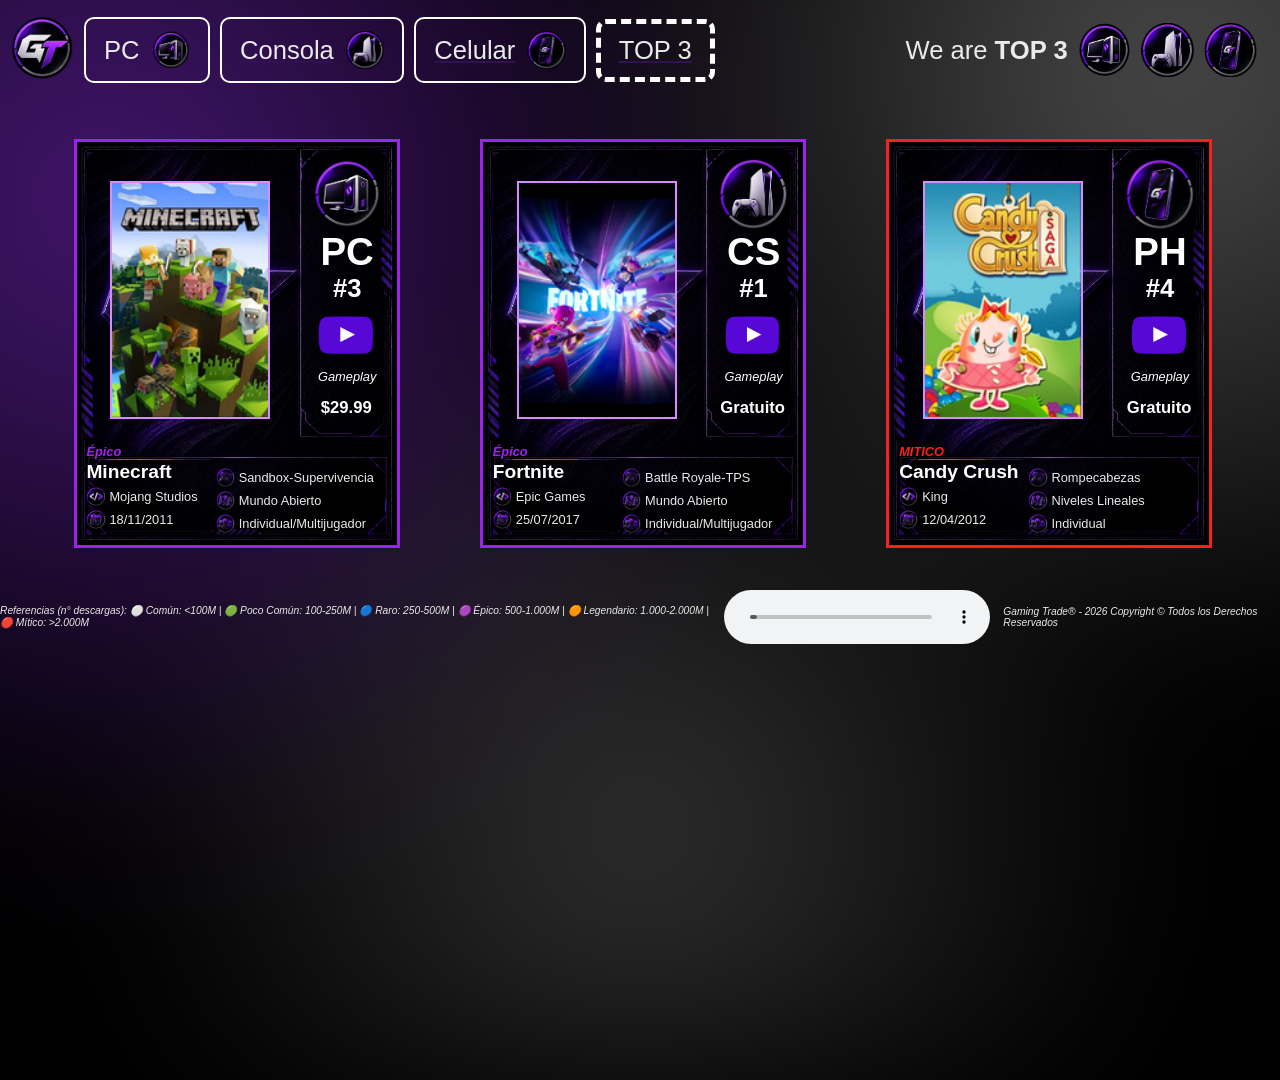
<file: top-3.html>
<!DOCTYPE html>
<html lang="es">
<head>
    <meta charset="UTF-8">
    <meta name="viewport" content="width=device-width, initial-scale=1.0">
    <title>Gaming Trade - TOP 3</title>
    <link rel="stylesheet" href="./css/styles-top-3.css">
</head>

<body>
    <header> <!-- Encabezado y Navegación -->
        <nav>
            <a href="./index.html"><img src="./assets/iconos/GT.png" alt="Ícono Gaming Trade" class="logo"></a>
            <div class="boton">
                <a href="./pc.html"><p>PC</p></a>
                <img src="./assets/iconos/pc.png" alt="Ícono PC" class="icono">
            </div>

            <div class="boton">
                <a href="./consola.html"><p>Consola</p></a>
                <img src="./assets/iconos/consola.png" alt="Ícono Consola" class="icono">
            </div>

            <div class="boton">
                <a href="./celular.html"><p>Celular</p></a>
                <img src="./assets/iconos/celular.png" alt="Ícono Celular" class="icono">
            </div>

            <div class="boton top3 seleccionado">
                <a href="./top-3.html"><p>TOP 3</p></a>
            </div>

            <div class="frase">
                <p>We are <strong>TOP 3</strong></p>
                <img src="./assets/iconos/pc.png" alt="Ícono PC"  class="icono">
                <img src="./assets/iconos/consola.png" alt="Ícono Consola"  class="icono">
                <img src="./assets/iconos/celular.png" alt="Ícono Celular"  class="icono">
            </div>
        </nav>

    </header>

    <main>
        <div class="fila"> <!-- Linea 1 de Cartas -->
            <div class="carta"> <!-- Carta Minecraft -->
                <img src="./assets/imagenes/fondo-final.png" alt="Fondo de Carta" class="fondo-epico">
                <img src="./assets/imagenes/portadas/minecraft.png" alt="Portada de Minecraft" class="portada">

                <div class="info-derecha"> <!-- Información a la Derecha -->
                    <img src="./assets/iconos/pc.png" alt="Ícono PC" class="icono-grande">
                    <p class="plataforma">PC</p>
                    <p class="numeracion">#3</p>
                    <a href="https://www.youtube.com/watch?v=mxHIFijxTZY" target="_blank"><img src="./assets/iconos/yt-morado.png" alt="Logo YouTube Morado" class="logo-yt"></a>
                    <p class="gameplay">Gameplay</p>
                    <p class="precio">$29.99</p>
                </div>

                <div class="info-abajo"> <!-- Información Inferior -->
                    <p class="rareza-epico">Épico</p>
                    <h2 class="titulo">Minecraft</h2> <!-- Subtítulo (h2) -->

                    <div class="datos">
                        <div class="columna-izq"> <!-- Columna Izquierda con Flexbox -->
                            <div class="dato">
                                <img src="./assets/iconos/desarrollador.png">
                                <span>Mojang Studios</span>
                            </div>
                            <div class="dato">
                                <img src="./assets/iconos/fecha-salida.png">
                                <span>18/11/2011</span>
                            </div>
                        </div>

                        <div class="columna-der"> <!-- Columna Derecha con Flexbox -->
                            <div class="dato">
                                <img src="./assets/iconos/genero.png">
                                <span>Sandbox-Supervivencia</span>
                            </div>
                            <div class="dato">
                                <img src="./assets/iconos/mapa-entorno.png">
                                <span>Mundo Abierto</span>
                            </div>
                            <div class="dato">
                                <img src="./assets/iconos/modo-juego.png">
                                <span>Individual/Multijugador</span>
                            </div>
                        </div>
                    </div>
                </div>
            </div>

            <div class="carta"> <!-- Carta Fortnite -->
                <img src="./assets/imagenes/fondo-final.png" alt="Fondo de Carta" class="fondo-epico">
                <img src="./assets/imagenes/portadas/fortnite.png" alt="Portada de Fortnite" class="portada">

                <div class="info-derecha"> <!-- Información a la Derecha -->
                    <img src="./assets/iconos/consola.png" alt="Ícono Consola" class="icono-grande">
                    <p class="plataforma">CS</p>
                    <p class="numeracion">#1</p>
                    <a href="https://www.youtube.com/watch?v=bm6f8nM6fMI" target="_blank"><img src="./assets/iconos/yt-morado.png" alt="Logo YouTube Morado" class="logo-yt"></a>
                    <p class="gameplay">Gameplay</p>
                    <p class="precio">Gratuito</p>
                </div>

                <div class="info-abajo"> <!-- Información Inferior -->
                    <p class="rareza-epico">Épico</p>
                    <h2 class="titulo">Fortnite</h2> <!-- Subtítulo (h2) -->

                    <div class="datos">
                        <div class="columna-izq"> <!-- Columna Izquierda con Flexbox -->
                            <div class="dato">
                                <img src="./assets/iconos/desarrollador.png">
                                <span>Epic Games</span>
                            </div>
                            <div class="dato">
                                <img src="./assets/iconos/fecha-salida.png">
                                <span>25/07/2017</span>
                            </div>
                        </div>

                        <div class="columna-der"> <!-- Columna Derecha con Flexbox -->
                            <div class="dato">
                                <img src="./assets/iconos/genero.png">
                                <span>Battle Royale-TPS</span>
                            </div>
                            <div class="dato">
                                <img src="./assets/iconos/mapa-entorno.png">
                                <span>Mundo Abierto</span>
                            </div>
                            <div class="dato">
                                <img src="./assets/iconos/modo-juego.png">
                                <span>Individual/Multijugador</span>
                            </div>
                        </div>
                    </div>
                </div>
            </div>

                <div class="carta"> <!-- Carta Candy Crush Saga -->
                <img src="./assets/imagenes/fondo-final.png" alt="Fondo de Carta" class="fondo-mitico">
                <img src="./assets/imagenes/portadas/candy-crush.png" alt="Portada de Candy Crush Saga" class="portada">

                <div class="info-derecha"> <!-- Información a la Derecha -->
                    <img src="./assets/iconos/celular.png" alt="Ícono Celular" class="icono-grande">
                    <p class="plataforma">PH</p>
                    <p class="numeracion">#4</p>
                    <a href="https://www.youtube.com/watch?v=d5Rf0An-jEg" target="_blank"><img src="./assets/iconos/yt-morado.png" alt="Logo YouTube Morado" class="logo-yt"></a>
                    <p class="gameplay">Gameplay</p>
                    <p class="precio">Gratuito</p>
                </div>

                <div class="info-abajo"> <!-- Información Inferior -->
                    <p class="rareza-mitico">MITICO</p>
                    <h2 class="titulo">Candy Crush</h2> <!-- Subtítulo (h2) -->

                    <div class="datos">
                        <div class="columna-izq"> <!-- Columna Izquierda con Flexbox -->
                            <div class="dato">
                                <img src="./assets/iconos/desarrollador.png">
                                <span>King</span>
                            </div>
                            <div class="dato">
                                <img src="./assets/iconos/fecha-salida.png">
                                <span>12/04/2012</span>
                            </div>
                        </div>

                        <div class="columna-der"> <!-- Columna Derecha con Flexbox -->
                            <div class="dato">
                                <img src="./assets/iconos/genero.png">
                                <span>Rompecabezas</span>
                            </div>
                            <div class="dato">
                                <img src="./assets/iconos/mapa-entorno.png">
                                <span>Niveles Lineales</span>
                            </div>
                            <div class="dato">
                                <img src="./assets/iconos/modo-juego.png">
                                <span>Individual</span>
                            </div>
                        </div>
                    </div>
                </div>
            </div>
        </div>
    </main>

    <footer> <!-- Pie de Pagina con Copyright, Musica y Referencias -->
        <p>Referencias (n° descargas): ⚪ Común: &lt;100M | 🟢 Poco Común: 100-250M | 🔵 Raro: 250-500M | 🟣 Épico: 500-1.000M | 🟠 Legendario:	1.000-2.000M | 🔴 Mítico: &gt;2.000M</p>
        <audio controls autoplay loop>
            <source src="./assets/sonidos/musica-tech.mp3" type="audio/mpeg">
            <source src="./assets/sonidos/musica-tech.ogg" type="audio/ogg">
            <source src="./assets/sonidos/musica-tech.wav" type="audio/wav">
        </audio>
        <p>Gaming Trade® - 2026 Copyright © Todos los Derechos Reservados</p>
    </footer>
</body>
</html>
</file>
<file: css/styles.css>
/*==========================
    Declaración del Body
==========================*/

body{
    margin: 0;
    width: 100vw;
    height: 100vh;
    overflow: hidden;
    background: #000;
    position: relative;
    display: flex;
    flex-direction: column;
}

/*==========================
    Fondo Animado
==========================*/

body::before{
    content: "";
    position: absolute;
    inset: -20%;
    background:
        radial-gradient(circle at 20% 30%, rgba(138,43,226,0.5), transparent 40%),
        radial-gradient(circle at 80% 20%, rgba(255,255,255,0.3), transparent 35%),
        radial-gradient(circle at 50% 80%, rgba(120,120,120,0.4), transparent 40%);
    filter: blur(80px);
    animation: floatAurora 15s ease-in-out infinite alternate;
    z-index: -1;
}

@keyframes floatAurora{
    from{
        transform: translate(-5%, -5%) scale(1);
    }
    to{
        transform: translate(5%, 5%) scale(1.2);
    }
}

/*==========================
    Imágenes Generales
==========================*/

img {
    display: block;
    margin: 0 auto;
    width: 40vw;
}

/*==========================
    Eslogan debajo de Logo
==========================*/

.eslogan {
    display: flex;
    justify-content: center;
    font-family: 'Trebuchet MS', sans-serif;
    color: #EAEAEA;
    font-size: 2vw;
    font-style: italic;
    margin: 0;
}

/*==========================
    Título Principal
==========================*/

.pregunta {
    font-family: 'Trebuchet MS', sans-serif;
    color: #EAEAEA;
    display: flex;
    justify-content: center;
    font-size: 4vw;
    margin: 4% 0;
    font-weight: normal; /*Normalizar el resto del texto, manteniendo semántica <h1>*/
}

.sub-neg-cur {
    font-weight: bold;
    font-style: italic;
    text-decoration: underline;
    margin-left: 1%;
}

/*==========================
    Pie de Página
==========================*/

footer {
    width: 100%;
    display: flex;
    justify-content: space-evenly;
    align-items: center;
    font-family: Impact, sans-serif;
    font-style: italic;
    font-size: .8vw;
    color: #EAEAEA;
    margin: 2% 0 0.3% 0;
}

audio {
    margin: .3vw 1vw;
}

/*==========================
    Botones de Navegación
==========================*/

nav{
    display: flex;
    justify-content: space-evenly;
    align-items: center;
}

.boton{
    display: inline-flex;
    align-items: center;
    gap: 12px;
    border: 5px solid white;
    padding: 12px 18px;
    border-radius: 10px;
    width: fit-content;
    height: fit-content;
}

.top3{
    border-style: dashed;
}

.boton p{
    margin: 0;
    font-family: 'Trebuchet MS', sans-serif;
    font-size: 3vw;
    color: #EAEAEA;
    white-space: nowrap;
}

.icono{
    width: 5vw;
    height: auto;
    margin: 0;
}

/*==========================
    Barras de Progreso
==========================*/

.categoria{
    display: flex;
    flex-direction: column;
    align-items: center;
    gap: .8vw;
}

.progreso{
    width: 100%;
    display: flex;
    align-items: center;
    gap: .3vw;
}

.barra{
    width: 100%;
    height: .45vw;
    min-height: 6px;
    background: #3a3a3a;
    border-radius: 20px;
    overflow: hidden;
}

.relleno{
    height: 100%;
    width: 50%;
    background: linear-gradient(90deg,#7357ff,#fcacff);
    border-radius: 20px;
    transition: .3s;
}

.progreso p{
    margin: 0;
    color: #EAEAEA;
    font-family: 'Trebuchet MS',sans-serif;
    font-size: .8vw;
    font-weight: bold;
}

/*==========================
    Propiedades de Enlaces
==========================*/

a:link {
    color: #321052;
}

a:hover {
    color: #a020f0;
}

a:active {
    color: #eaeaea;
}
</file>
<file: css/styles-cartas.css>
/*==========================
    Declaración del Body
==========================*/

body{
    margin: 0;
    width: 100vw;
    height: 100vh;
    overflow: hidden;
    background: #000;
    position: relative;
    display: flex;
    flex-direction: column;
}

/*==========================
    Fondo Animado
==========================*/

body::before{
    content: "";
    position: absolute;
    inset: -20%;
    background:
        radial-gradient(circle at 20% 30%, rgba(138,43,226,0.5), transparent 40%),
        radial-gradient(circle at 80% 20%, rgba(255,255,255,0.3), transparent 35%),
        radial-gradient(circle at 50% 80%, rgba(120,120,120,0.4), transparent 40%);
    filter: blur(80px);
    animation: floatAurora 15s ease-in-out infinite alternate;
    z-index: -1;
}

@keyframes floatAurora{
    from{
        transform: translate(-5%, -5%) scale(1);
    }
    to{
        transform: translate(5%, 5%) scale(1.2);
    }
}

/*==========================
    Pie de Página
==========================*/

footer {
    width: 100%;
    display: flex;
    justify-content: space-evenly;
    align-items: center;
    font-family: Impact, sans-serif;
    font-style: italic;
    font-size: .8vw;
    color: #EAEAEA;
    margin: -1.3% 0 0.3% 0;
}

audio {
    margin: .3vw 1vw;
}

/*==========================
    Encabezado y Navegación
==========================*/

nav{
    display: flex;
    justify-content: flex-start;
    align-items: center;
    margin: 10px;
    gap: 10px;
}

.boton{
    display: inline-flex;
    align-items: center;
    gap: 12px;
    border: 2px solid white;
    padding: 12px 18px;
    border-radius: 10px;
    width: fit-content;
    height: fit-content;
}

.seleccionado{ /*Botón de la Categoría Seleccionada*/
    border: 5px solid white;
}

.top3{
    border-style: dashed;
}

.boton p{
    margin: 0;
    font-family: 'Trebuchet MS', sans-serif;
    font-size: 2vw;
    color: #EAEAEA;
    white-space: nowrap;
}

.icono{
    width: 3vw;
    height: auto;
    margin: 0;
}

.logo {
    width: 5vw;
    height: auto;
    margin: 0; 
}

.frase {
    display: flex;
    align-items: center;
    justify-content: flex-end;
    gap: 10px;
    margin-right: 1%;
}

.frase img{
    width: 10%;
}

.frase p{
    font-family: 'Trebuchet MS', sans-serif;
    font-size: 2vw;
    color: #EAEAEA;
}

a:link {
    color: #321052;
}

a:hover {
    color: #a020f0;
}

a:active {
    color: #eaeaea;
}

/*==========================
    Contenedor de Cartas
==========================*/

.fila{
    display: flex;
    justify-content: space-evenly;
    align-items: flex-start;
    flex-wrap: wrap;
    gap: 1vw; /*Separación horizontal de cartas*/
}

.carta{
    position: relative;
    display: inline-block;
    width: 14vw;          
    min-width: 180px;
    margin-bottom: 2vw; /*Separación vertical de cartas*/
}

.fondo-desconocida{
    width: 100%;
    display: block;
    border: 3px solid;
    border-image: linear-gradient(90deg,#7357ff,#fcacff) 1;
}

.fondo-comun{ /* Fondos por cada rareza */
    width: 100%;
    display: block;
    border: 3px solid #EAEAEA;
}

.fondo-poco-comun{
    width: 100%;
    display: block;
    border: 3px solid #00D26A;
}

.fondo-raro{
    width: 100%;
    display: block;
    border: 3px solid #0094FF;
}

.fondo-epico{
    width: 100%;
    display: block;
    border: 3px solid #A020F0;
}

.fondo-legendario{
    width: 100%;
    display: block;
    border: 3px solid #FF8C00;
}

.fondo-mitico{
    width: 100%;
    display: block;
    border: 3px solid #FF1E1E;
}

/*==========================
    Carta No Encontrada
==========================*/

.info-carta{
    position: absolute;
    left: 52%;
    bottom: 14%;
    margin-left: -4vw;
    width: 58%;
    display: flex;
    justify-content: center;
    align-items: center;
    gap: .45vw;
}

.info-carta p{
    margin: 0;
    color: #EAEAEA;
    font-family: 'Trebuchet MS',sans-serif;
    font-size: 1vw;
    font-weight: bold;
}

.icono-pequeño{
    width: 1.2vw;
    min-width: 16px;
}

/*==========================
    Carta Descubierta
==========================*/

/* Portada */

.portada{
    position: absolute;
    top: 10.3%;
    left: 11.5%;
    width: 50%;
    height: auto;
    border: .20vw solid #d68cff;
    box-sizing: border-box;
}

/* Panel derecho */

.info-derecha{
    position: absolute;
    top: 3%;
    right: 4%;
    width: 28%;
    height: 93%;
    display: flex;
    flex-direction: column;
    align-items: center;
}

/* Icono */

.icono-grande{
    width: 80%;
    margin-top: 8%;
    margin-left: 30%;
}

/* Plataforma */

.plataforma{
    margin-top: 0;
    margin-bottom: 0;
    margin-left: 25%;
    color: white;
    font-family:'Trebuchet MS',sans-serif;
    font-size: 2vw;
    font-weight: bold;
}

/* Número */

.numeracion{
    margin: 0 0 0 25%;
    color: white;
    font-family:'Trebuchet MS',sans-serif;
    font-size: 1.3vw;
    font-weight: bold;
}

/* Botón Gameplay */

.logo-yt{
    width: 60%;
    margin-left: 35%;
    margin-bottom: 0;
}

/* Texto Gameplay */

.gameplay{
    color: white;
    font-family: 'Trebuchet MS',sans-serif;
    font-size: .7vw;
    font-style: italic;
    margin: 0 0 10% 27%;
}

/* Precio */

.precio{
    margin: 0 0 5% 23%;
    color:white;
    font-family:'Trebuchet MS',sans-serif;
    font-size: .9vw;
    font-weight: bold;
}

/*==========================
    Panel Inferior
==========================*/

.info-abajo{
    position: absolute;
    left: 4%;
    bottom: 2.5%;
    width: 92%;
    height: 25%;
}

/* Rareza */

.rareza-comun{
    margin: 0;
    color: #EAEAEA;
    font-family: 'Trebuchet MS', sans-serif;
    font-size: .75vw;
    font-style: italic;
    font-weight: bold;
}

.rareza-poco-comun{
    margin: 0;
    color: #00D26A;
    font-family: 'Trebuchet MS', sans-serif;
    font-size: .75vw;
    font-style: italic;
    font-weight: bold;
}

.rareza-raro{
    margin: 0;
    color: #0094FF;
    font-family: 'Trebuchet MS', sans-serif;
    font-size: .75vw;
    font-style: italic;
    font-weight: bold;
}

.rareza-epico{
    margin: 0;
    color: #A020F0;
    font-family: 'Trebuchet MS', sans-serif;
    font-size: .75vw;
    font-style: italic;
    font-weight: bold;
}

.rareza-legendario{
    margin: 0;
    color: #FF8C00;
    font-family: 'Trebuchet MS', sans-serif;
    font-size: .75vw;
    font-style: italic;
    font-weight: bold;
}

.rareza-mitico{
    margin: 0;
    color: #FF1E1E;
    font-family: 'Trebuchet MS', sans-serif;
    font-size: .75vw;
    font-style: italic;
    font-weight: bold;
}

/* Titulo del Juego */

.titulo{
    margin: .2vw 0 .3vw 0;
    color: #FFFFFF;
    font-family: 'Trebuchet MS', sans-serif;
    font-size: 1vw;
    font-weight: bold;
}

/* Contenedor de Columnas */

.datos{
    display: flex;
    justify-content: flex-start;
    align-items: flex-start;
}

/* Cada Columna por Separado */

.columna-izq{
    width: 47%;
    display: flex;
    flex-direction: column;
    gap: .3vw;
}

.columna-der{
    width: 60%;
    display: flex;
    flex-direction: column;
    gap: .3vw;
    margin-top: -1vw;
}

/* Cada Dato */

.dato{
    display: flex;
    align-items: center;
    gap: .3vw;
}

/* Iconos */

.dato img{
    width: .8vw;
    min-width: 12px;
    height: auto;
}

/* Texto (span) */

.dato span{
    color: #EAEAEA;
    font-family: 'Trebuchet MS', sans-serif;
    font-size: .6vw;
    line-height: 1.1;
}
</file>
<file: css/styles-top-3.css>
/*==========================
    Declaración del Body
==========================*/

body{
    margin: 0;
    width: 100vw;
    height: 100vh;
    overflow: hidden;
    background: #000;
    position: relative;
    display: flex;
    flex-direction: column;
}

/*==========================
    Fondo Animado
==========================*/

body::before{
    content: "";
    position: absolute;
    inset: -20%;
    background:
        radial-gradient(circle at 20% 30%, rgba(138,43,226,0.5), transparent 40%),
        radial-gradient(circle at 80% 20%, rgba(255,255,255,0.3), transparent 35%),
        radial-gradient(circle at 50% 80%, rgba(120,120,120,0.4), transparent 40%);
    filter: blur(80px);
    animation: floatAurora 15s ease-in-out infinite alternate;
    z-index: -1;
}

@keyframes floatAurora{
    from{
        transform: translate(-5%, -5%) scale(1);
    }
    to{
        transform: translate(5%, 5%) scale(1.2);
    }
}

/*==========================
    Pie de Página
==========================*/

footer {
    width: 100%;
    display: flex;
    justify-content: space-evenly;
    align-items: center;
    font-family: Impact, sans-serif;
    font-style: italic;
    font-size: .8vw;
    color: #EAEAEA;
    margin: 3% 0 0.3% 0;
}

audio {
    margin: .3vw 1vw;
}

/*==========================
    Encabezado y Navegación
==========================*/

nav{
    display: flex;
    justify-content: flex-start;
    align-items: center;
    margin: 10px;
    gap: 10px;
}

.boton{
    display: inline-flex;
    align-items: center;
    gap: 12px;
    border: 2px solid white;
    padding: 12px 18px;
    border-radius: 10px;
    width: fit-content;
    height: fit-content;
}

.seleccionado{ /*Botón de la Categoría Seleccionada*/
    border: 5px solid white;
}

.top3{
    border-style: dashed;
}

.boton p{
    margin: 0;
    font-family: 'Trebuchet MS', sans-serif;
    font-size: 2vw;
    color: #EAEAEA;
    white-space: nowrap;
}

.icono{
    width: 3vw;
    height: auto;
    margin: 0;
}

.logo {
    width: 5vw;
    height: auto;
    margin: 0; 
}

.frase {
    display: flex;
    align-items: center;
    justify-content: flex-end;
    gap: 10px;
    margin-right: 1%;
}

.frase img{
    width: 10%;
}

.frase p{
    font-family: 'Trebuchet MS', sans-serif;
    font-size: 2vw;
    color: #EAEAEA;
}

a:link {
    color: #321052;
}

a:hover {
    color: #a020f0;
}

a:active {
    color: #eaeaea;
}

/*==========================
    Contenedor de Cartas
==========================*/

.fila{
    display: flex;
    justify-content: space-evenly;
    align-items: flex-start;
    flex-wrap: wrap;
    gap: 1vw; /*Separación horizontal de cartas*/
}

.carta{
    position: relative;
    display: inline-block;
    width: 25vw;          
    min-width: 180px;
    margin-top: 3vw; /*Separación vertical de cartas*/
}

.fondo-desconocida{
    width: 100%;
    display: block;
    border: 3px solid;
    border-image: linear-gradient(90deg,#7357ff,#fcacff) 1;
}

.fondo-comun{ /* Fondos por cada rareza */
    width: 100%;
    display: block;
    border: 3px solid #EAEAEA;
}

.fondo-poco-comun{
    width: 100%;
    display: block;
    border: 3px solid #00D26A;
}

.fondo-raro{
    width: 100%;
    display: block;
    border: 3px solid #0094FF;
}

.fondo-epico{
    width: 100%;
    display: block;
    border: 3px solid #A020F0;
}

.fondo-legendario{
    width: 100%;
    display: block;
    border: 3px solid #FF8C00;
}

.fondo-mitico{
    width: 100%;
    display: block;
    border: 3px solid #FF1E1E;
}

/*==========================
    Carta Descubierta
==========================*/

/* Portada */

.portada{
    position: absolute;
    top: 10.3%;
    left: 11.5%;
    width: 50%;
    height: auto;
    border: .20vw solid #d68cff;
    box-sizing: border-box;
}

/* Panel derecho */

.info-derecha{
    position: absolute;
    top: 3%;
    right: 4%;
    width: 28%;
    height: 93%;
    display: flex;
    flex-direction: column;
    align-items: center;
}

/* Icono */

.icono-grande{
    width: 80%;
    margin-top: 8%;
    margin-left: 25%;
}

/* Plataforma */

.plataforma{
    margin-top: 0;
    margin-bottom: 0;
    margin-left: 25%;
    color: white;
    font-family:'Trebuchet MS',sans-serif;
    font-size: 3vw;
    font-weight: bold;
}

/* Número */

.numeracion{
    margin: 0 0 0 25%;
    color: white;
    font-family:'Trebuchet MS',sans-serif;
    font-size: 2vw;
    font-weight: bold;
}

/* Botón Gameplay */

.logo-yt{
    width: 70%;
    margin-left: 27%;
    margin-bottom: 0;
}

/* Texto Gameplay */

.gameplay{
    color: white;
    font-family: 'Trebuchet MS',sans-serif;
    font-size: 1vw;
    font-style: italic;
    margin: 0 0 10% 25%;
}

/* Precio */

.precio{
    margin: 5% 0 5% 23%;
    color:white;
    font-family:'Trebuchet MS',sans-serif;
    font-size: 1.3vw;
    font-weight: bold;
}

/*==========================
    Panel Inferior
==========================*/

.info-abajo{
    position: absolute;
    left: 4%;
    bottom: 2.5%;
    width: 92%;
    height: 23%;
}

/* Rareza */

.rareza-comun{
    margin: 0;
    color: #EAEAEA;
    font-family: 'Trebuchet MS', sans-serif;
    font-size: 1vw;
    font-style: italic;
    font-weight: bold;
}

.rareza-poco-comun{
    margin: 0;
    color: #00D26A;
    font-family: 'Trebuchet MS', sans-serif;
    font-size: 1vw;
    font-style: italic;
    font-weight: bold;
}

.rareza-raro{
    margin: 0;
    color: #0094FF;
    font-family: 'Trebuchet MS', sans-serif;
    font-size: 1vw;
    font-style: italic;
    font-weight: bold;
}

.rareza-epico{
    margin: 0;
    color: #A020F0;
    font-family: 'Trebuchet MS', sans-serif;
    font-size: 1vw;
    font-style: italic;
    font-weight: bold;
}

.rareza-legendario{
    margin: 0;
    color: #FF8C00;
    font-family: 'Trebuchet MS', sans-serif;
    font-size: 1vw;
    font-style: italic;
    font-weight: bold;
}

.rareza-mitico{
    margin: 0;
    color: #FF1E1E;
    font-family: 'Trebuchet MS', sans-serif;
    font-size: 1vw;
    font-style: italic;
    font-weight: bold;
}

/* Titulo del Juego */

.titulo{
    margin: .2vw 0 .3vw 0;
    color: #FFFFFF;
    font-family: 'Trebuchet MS', sans-serif;
    font-size: 1.5vw;
    font-weight: bold;
}

/* Contenedor de Columnas */

.datos{
    display: flex;
    justify-content: flex-start;
    align-items: flex-start;
}

/* Cada Columna por Separado */

.columna-izq{
    width: 47%;
    display: flex;
    flex-direction: column;
    gap: .3vw;
}

.columna-der{
    width: 60%;
    display: flex;
    flex-direction: column;
    gap: .3vw;
    margin-top: -1.5vw;
}

/* Cada Dato */

.dato{
    display: flex;
    align-items: center;
    gap: .3vw;
}

/* Iconos */

.dato img{
    width: 1.5vw;
    min-width: 12px;
    height: auto;
}

/* Texto (span) */

.dato span{
    color: #EAEAEA;
    font-family: 'Trebuchet MS', sans-serif;
    font-size: 1vw;
    line-height: 1.1;
}
</file>
